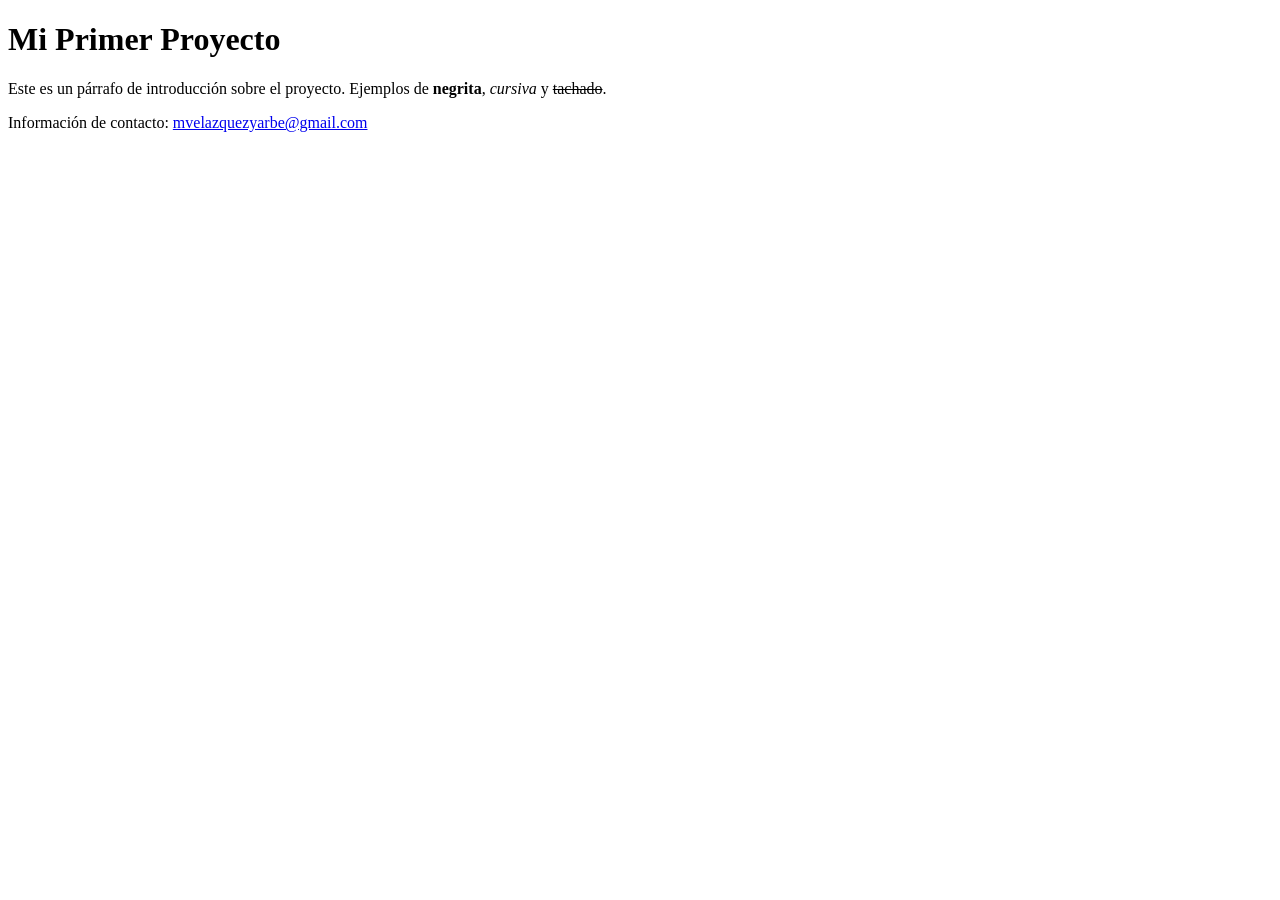
<file: Clase01/index.html>
<!-- Ejercicio práctico #1:

Crear la estructura básica del proyecto, incluyendo las etiquetas <header>, <main>, <nav> y <footer>. Dentro de <header>, incluye un título <h1> con el nombre del proyecto.

Para resolver este ejercicio, debés seguir estos pasos:
    
    1. Abrir Visual Studio Code:
        ○ Abre Visual Studio Code y creá un nuevo archivo.
        ○ Guarda el archivo con el nombre index.html.
    2. Escribir la estructura básica del documento HTML:
        ○ A continuación, debés escribir el código HTML que conformará la estructura
        básica de tu proyecto. El código debe incluir las etiquetas <header>, <nav>
    <main>, y <footer>.
    3. Guardar y visualizar en el navegador:
        ○ Guardá los cambios y abre el archivo index.html en tu navegador para ver la
        estructura básica de la página web.
-->

<!DOCTYPE html>
<html lang="es">

<head>
    <meta charset="UTF-8">
    <meta name="viewport" content="width=device-width, initial-scale=1.0">
    <title>Clase 01</title>
</head>

<body>
    <header>
        <!-- Define el encabezado de una página o sección -->
        <h1>Mi Primer Proyecto</h1>
    </header>
    <nav>
        <!-- Representa sección de navegación con enlaces a otras partes de la página o a diferentes páginas -->
    </nav>
    <main>
        <!-- Contiene el contenido principal de la página -->
        <p>Este es un párrafo de introducción sobre el proyecto. Ejemplos de <strong>negrita</strong>, <em>cursiva</em> y <s>tachado</s>.</p>
    </main>
    <footer>
        <!-- Define el pie de página -->
        <p>Información de contacto: <a href="mailto:mvelazquezyarbe@gmail.com">mvelazquezyarbe@gmail.com</a></p>
    </footer>
</body>

</html>

<!-- Ejercicio práctico #2:

Agregar un archivo README.md en el proyecto, explicando brevemente de qué tratará la
página que se va a desarrollar.

Para resolver este ejercicio, debés crear un archivo README.md en tu proyecto con una
breve descripción del mismo.

    1. Crear el archivo README.md:
        ○ Dentro del mismo directorio donde guardaste index.html, creá un nuevo
        archivo llamado README.md.
    2. Escribir la descripción del proyecto:
        ○ Abrí el archivo README.md en Visual Studio Code y escribí una breve
        descripción del proyecto.
-->
</file>
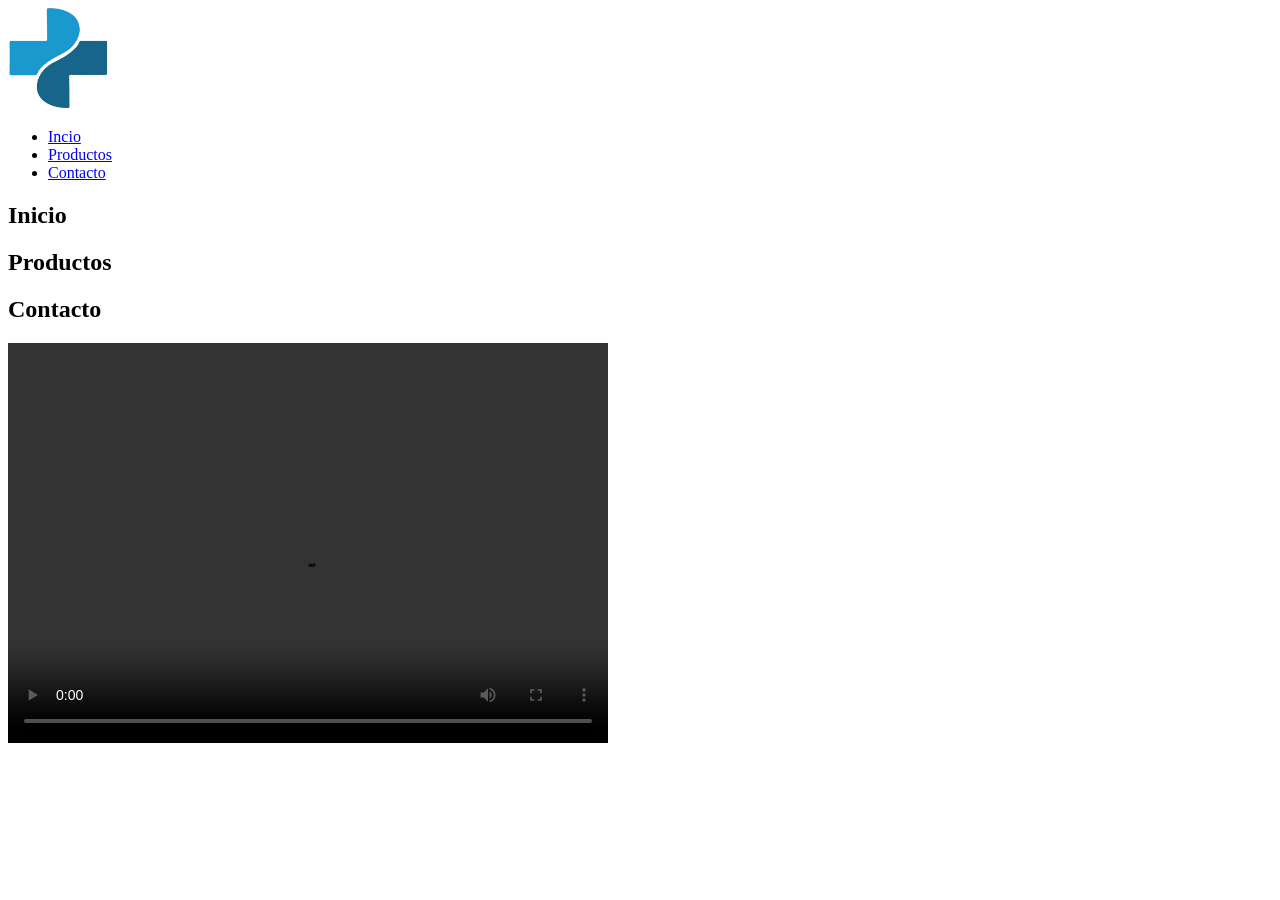
<file: Clase02/index.html>
<!-- Ejercicio práctico #1:

Se requiere que el usuario pueda moverse por el sitio de manera intuitiva. Para eso, es necesario crear una barra de navegación usando la etiqueta <nav>.

¿Qué tenés que hacer?
    ● Crear un bloque <nav> que contenga una lista desordenada (<ul>).
    ● Dentro de esa lista, agregá elementos (<li>) con enlaces (<a>).
    ● Usá ejemplos como: "Inicio", "Productos", "Contacto".
    ● Simulá que los enlaces llevan a secciones internas del sitio.
-->

<!-- Ejercicio práctico #2:

Inserción de imagen y video

Paso a paso:

    1. Descargar y preparar los archivos:
        ○ Buscá una imagen que represente el logo de tu sitio web.
        ○ Guardala como logo.png en la misma carpeta que tu HTML.
        ○ Elegí un video representativo (video.mp4) y descargá también los subtítulos en .vtt si están disponibles (o crealos como subtitulos.vtt).
    2. Incorporar la imagen en el <header>:
        ○ Usá la etiqueta <img src="logo.png" alt="Logo de tu sitio web">.
    3. Insertar el video en el <main>:
        ○ Creá una <section> para insertar el video.
        ○ Usá la etiqueta <video> con controls.
        ○ Incluí los subtítulos usando <track src="subtitulos.vtt" kind="subtitles" srclang="es" label="Español">.
-->

<!DOCTYPE html>
<html lang="es">

<head>
    <meta charset="UTF-8">
    <meta name="viewport" content="width=device-width, initial-scale=1.0">
    <title>Clase 02</title>
</head>

<body>
    <header>
        <img src="img/logo.png" alt="Logo del sitio web" width="100" height="100">
    </header>
    <nav>
        <!-- Representa sección de navegación con enlaces a otras partes de la página o a diferentes páginas -->
         <ul>
            <li><a href="#inicio">Incio</a></li>
            <li><a href="#productos">Productos</a></li>
            <li><a href="#contacto">Contacto</a></li>
         </ul>
    </nav>
    <main>
        <section id="inicio">
            <h2>Inicio</h2>
        </section>
        <section id="productos">
            <h2>Productos</h2>
        </section>
        <section id="contacto">
            <h2>Contacto</h2>
        </section>
        <section>
            <video controls width="600" height="400">
                <source src="video/publicidad_farmacia.mp4" type="video/mp4">
                <track src="video/sub_publicidad_farmacia.vtt" kind="subtitles" srclang="es" label="Español">
                Tu navegador no soporta video.
            </video>
        </section>
    </main>
    <footer></footer>
</body>

</html>
</file>
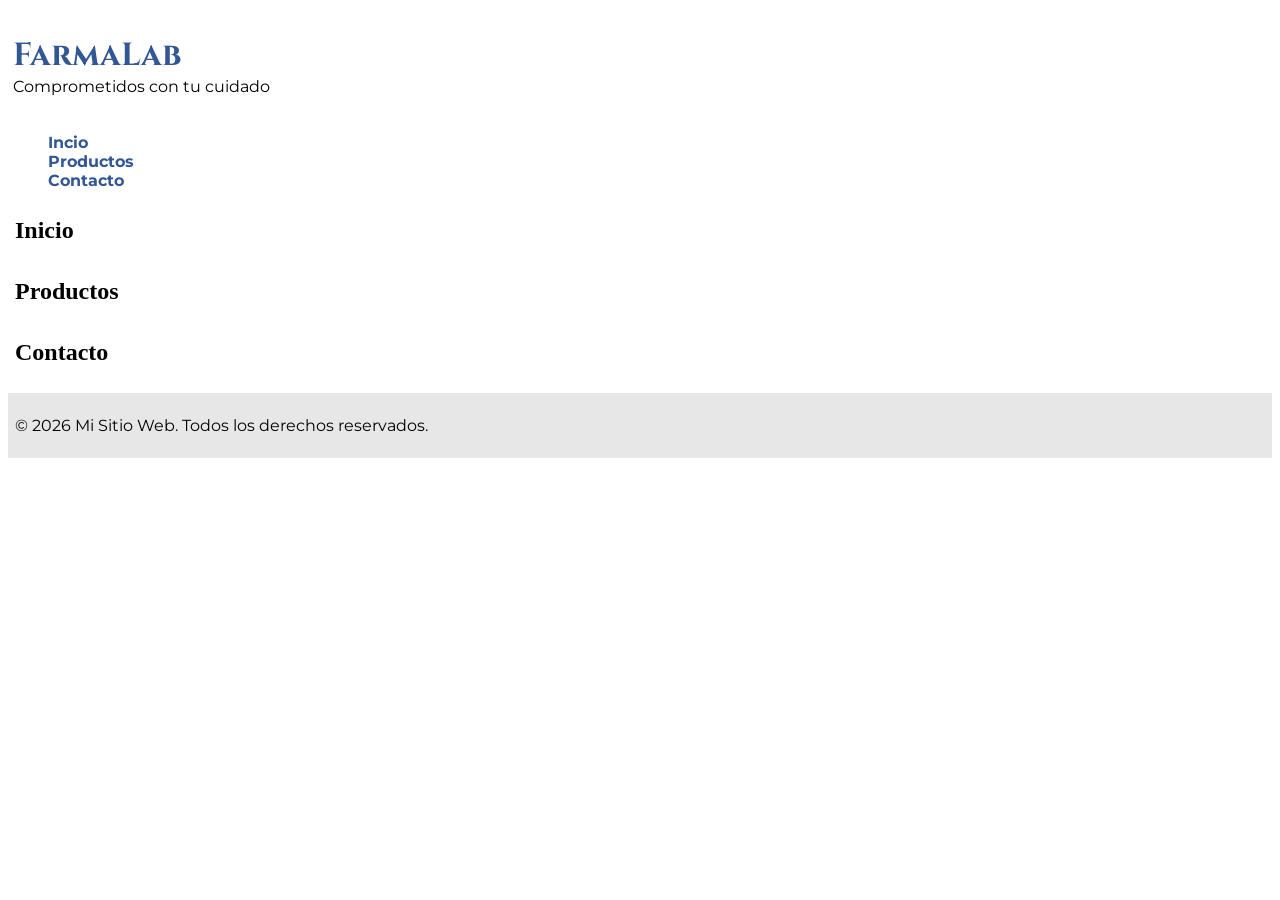
<file: Clase04/index.html>
<!-- Ejercicio práctico #1:
Incorporar CSS externo

● Crear un archivo llamado styles.css en la misma carpeta donde está tu archivo
HTML.
● Vincular ese archivo CSS dentro del <head> de todos tus HTML con la línea:
<link rel="stylesheet" href="styles.css">
● Asegurarte de tener un <header> con un título y un <footer> con un texto de
derechos reservados.
● En el archivo styles.css, aplicar estilos para:
    ○ Cambiar el color de fondo del header y footer.
    ○ Cambiar el estilo de la fuente (tipo, tamaño, color).
    ○ Aplicar márgenes o padding para separar elementos.
    ○ Usar al menos un selector de clase y un selector de elemento.
-->

<!-- Ejercicio práctico #2:
Modificar la barra de navegación (Navbar)

● Asegurarte que tu HTML tenga una barra de navegación.
● En styles.css, aplicar estos estilos:
    ○ Usar list-style: none; para que la lista no tenga viñetas.
    ○ Quitar el subrayado de los enlaces con text-decoration: none;.
    ○ Cambiar el color del texto de los enlaces con la propiedad color.
-->

<!DOCTYPE html>
<html lang="es">

<head>
    <meta charset="UTF-8">
    <meta name="viewport" content="width=device-width, initial-scale=1.0">
    <title>Clase 04</title>
    <link href="https://fonts.googleapis.com/css2?family=Montserrat:ital,wght@0,100..900;1,100..900&display=swap" rel="stylesheet">
    <link href="https://fonts.googleapis.com/css2?family=Cinzel:wght@400;700&display=swap" rel="stylesheet">
    <link rel="stylesheet" href="css/styles.css">
</head>

<body>
    <header class="logo">
        <h1 class="logo__titulo">FarmaLab</h1>
        <p class="logo__slogan">Comprometidos con tu cuidado</p>
    </header>
    <nav>
        <ul>
            <li><a href="#inicio">Incio</a></li>
            <li><a href="#productos">Productos</a></li>
            <li><a href="#contacto">Contacto</a></li>
         </ul>
    </nav>
    <main>
        <section id="inicio">
            <h2>Inicio</h2>
        </section>
        <section id="productos">
            <h2>Productos</h2>
        </section>
        <section id="contacto">
            <h2>Contacto</h2>
        </section>
    </main>
    <footer>
        <p class="derechos">© 2026 Mi Sitio Web. Todos los derechos reservados.</p>
    </footer>
</body>
</html>
</file>
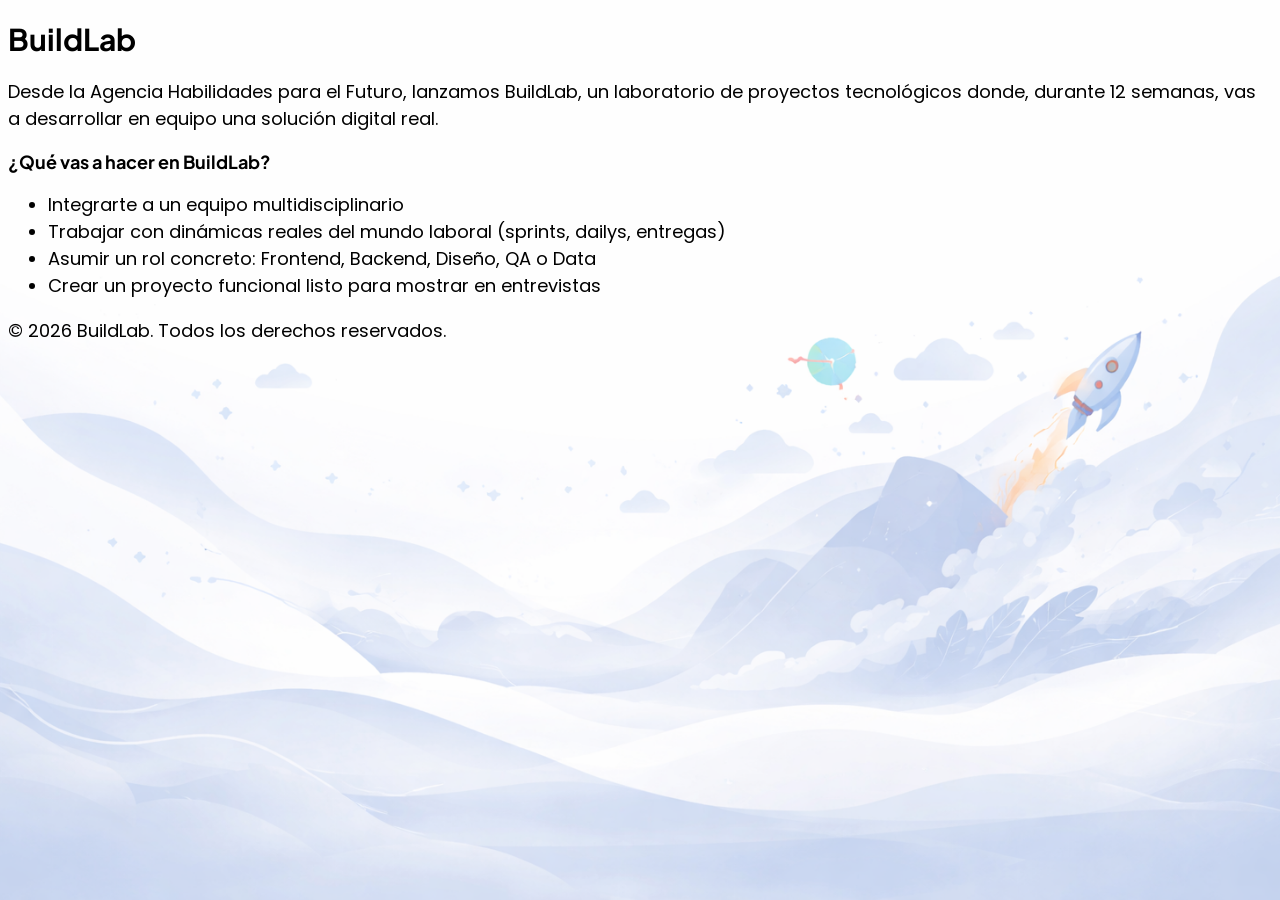
<file: Clase05/index.html>
<!-- Ejercicio práctico #1:
Tipografía con Fuente Externa
Usar Google Fonts para personalizar las fuentes del sitio web.

Pasos a seguir:
    1. Ingresá a https://fonts.google.com y elegí dos fuentes:
        ○ Una para los títulos.
        ○ Otra para los párrafos.
    2. Copiá el enlace que te da Google Fonts y pegalo dentro del <head> de tu archivo
HTML.
-->

<!-- Ejercicio práctico #2:
Fondo personalizado
Aplicar un fondo visual que refleje estilo y coherencia de diseño.
Opciones posibles:
    ● Imagen de fondo: agregá una imagen al body o a una sección con
background-image.
    ● Degradado: usá background: linear-gradient(...) para generar un efecto
moderno.
-->

<!DOCTYPE html>
<html lang="en">
<head>
    <meta charset="UTF-8">
    <meta name="viewport" content="width=device-width, initial-scale=1.0">
    <title>Clase 05</title>
    <link href="https://fonts.googleapis.com/css2?family=Plus+Jakarta+Sans:ital,wght@0,200..800;1,200..800&family=Poppins:ital,wght@0,100;0,200;0,300;0,400;0,500;0,600;0,700;0,800;0,900;1,100;1,200;1,300;1,400;1,500;1,600;1,700;1,800;1,900&display=swap" rel="stylesheet">
    <link rel="stylesheet" href="css/styles.css">
</head>
<body>
    <header class="site-header">
        <h1 class="site-header__title">BuildLab</h1>
    </header>
    <main class="site-main">
        <p class="site-main__description">Desde la Agencia Habilidades para el Futuro, lanzamos BuildLab, un laboratorio de proyectos tecnológicos donde, durante 12 semanas, vas a desarrollar en equipo una solución digital real.</p>
        <h2 class="site-main__subtitle">¿Qué vas a hacer en BuildLab?</h2>
        <ul class="site-main__list">
            <li>Integrarte a un equipo multidisciplinario</li>
            <li>Trabajar con dinámicas reales del mundo laboral (sprints, dailys, entregas)</li>
            <li>Asumir un rol concreto: Frontend, Backend, Diseño, QA o Data</li>
            <li>Crear un proyecto funcional listo para mostrar en entrevistas</li>
        </ul>
    </main>
    <footer class="site-footer">
        <p class="site-footer__copyright">© 2026 BuildLab. Todos los derechos reservados.</p>
    </footer>
</body>
</html>
</file>
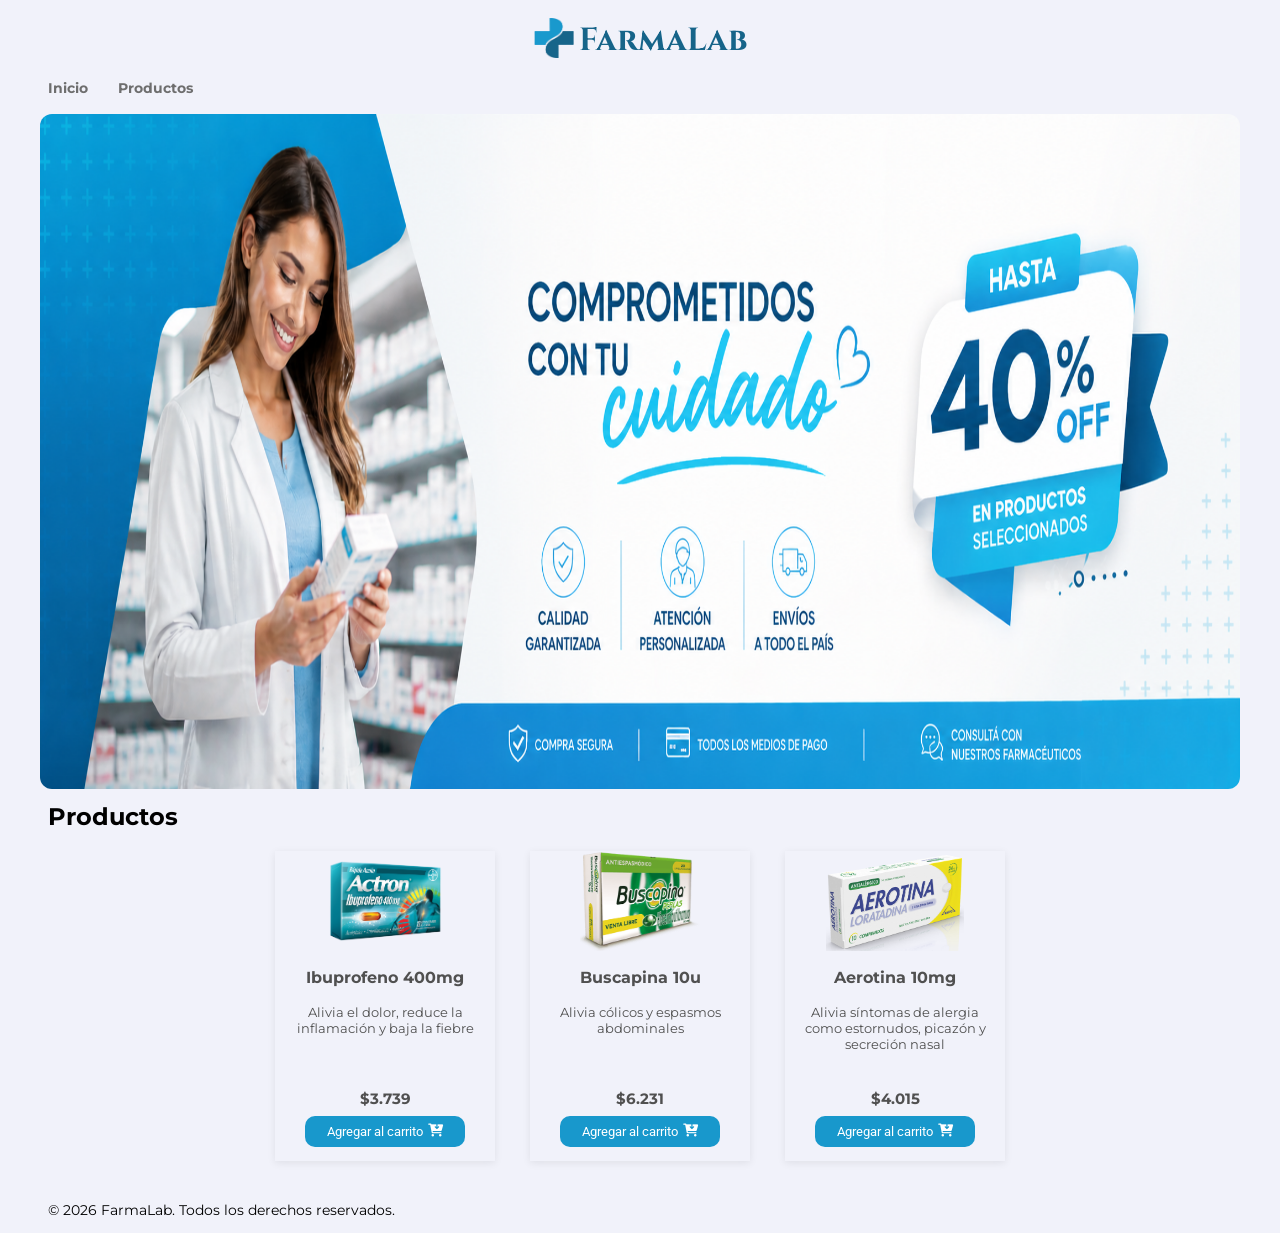
<file: Clase06/index.html>
<!-- Ejercicio práctico #1:
Crear tarjetas de producto con estilos completos

¿Qué tenés que hacer?
Dentro de tu page servicios/productos en una sección dentro del <main> (<section
class="productos">), creá al menos 3 tarjetas de producto pueden utilizar etiquetas
como <article>.
    
Cada tarjeta debe tener:
    ● Imagen del producto
    ● Nombre del producto (con fuente externa)
    ● Descripción breve
    ● Precio destacado
    ● Un botón de “Agregar al carrito” con ícono de Font Awesome o Flaticon.
-->

<!-- Ejercicio práctico #2:
Crear distribución de productos con Flexbox

¿Qué tenés que hacer?
    1. Dentro de tu HTML, modificaremos la sección creada con la clase "productos".
    2. Dentro de esa sección, ordenaremos a los 3 <article> que representan a los productos 
        diseñados en el ejercicio anterior.
    3. En tu archivo CSS, aplicá display: flex al padre para distribuir a los hijos de forma horizontal
    4. Distribuir los ítems de la barra de navegación

Asegurate de:
    ● Usar gap para separar las tarjetas
    ● Usar flex-wrap para que se adapten en pantallas más chicas
    ● Usar unidades relativas o anchos fijos para los productos según el diseño
    ● Usar propiedades como justify-content, text-decoration, padding, color, etc.
-->

<!DOCTYPE html>
<html lang="es">

<head>
    <meta charset="UTF-8">
    <meta name="viewport" content="width=device-width, initial-scale=1.0">
    <link href="https://fonts.googleapis.com/css2?family=Cinzel:wght@400..900&family=Montserrat:ital,wght@0,100..900;1,100..900&family=Roboto:ital,wght@0,100..900;1,100..900&display=swap" rel="stylesheet">
    <link rel="stylesheet" href="https://cdnjs.cloudflare.com/ajax/libs/font-awesome/6.0.0-beta3/css/all.min.css">
    <link rel="stylesheet" href="css/styles.css">
    <title>Clase06</title>
</head>

<body>
    <header class="marca-logo">
        <img class="marca-logo__img" src="img/logo.png" alt="logo FarmaLab">
        <h1 class="marca-logo__title">FarmaLab</h1>
    </header>
    <nav class="navbar">
        <ul class="navbar-list">
            <li><a href="#home" class="navbar-list__link">Inicio</a></li>
            <li><a href="#products" class="navbar-list__link">Productos</a></li>
        </ul>
    </nav>
    <main>
        <section id="home" class="home">
            <img class="home-banner" src="img/banner.png" alt="banner">
        </section>
        <section id="products">
            <h2 class="products-title">Productos</h2>
            <div class="products-container">
                <article class="product">
                    <img src="img/ibuprofeno.png" class="product-img" alt="Ibuprofeno">
                    <div class="product-info">
                        <div class="product-top">
                            <h3>Ibuprofeno 400mg</h3>
                        </div>
                        <div class="product-mid">
                            <p class="product-mid__description">Alivia el dolor, reduce la inflamación y baja la fiebre
                            </p>
                            <span class="product-mid__precio">$3.739</span>
                        </div>
                        <div class="product-bot">
                            <button class="product-bot__button">Agregar al carrito<i
                                    class="fa-solid fa-cart-arrow-down"></i></button>
                        </div>
                    </div>
                </article>
                <article class="product">
                    <img src="img/buscapina.png" class="product-img" alt="Buscapina">
                    <div class="product-info">
                        <div class="product-top">
                            <h3>Buscapina 10u</h3>
                        </div>
                        <div class="product-mid">
                            <p class="product-mid__description">Alivia cólicos y espasmos abdominales</p>
                            <span class="product-mid__precio">$6.231</span>
                        </div>
                        <div class="product-bot">
                            <button class="product-bot__button">Agregar al carrito<i
                                    class="fa-solid fa-cart-arrow-down"></i></button>
                        </div>
                    </div>
                </article>
                <article class="product">
                    <img src="img/aerotina.png" class="product-img" alt="Aerotina">
                    <div class="product-info">
                        <div class="product-top">
                            <h3>Aerotina 10mg</h3>
                        </div>
                        <div class="product-mid">
                            <p class="product-mid__description">Alivia síntomas de alergia como estornudos, picazón y
                                secreción nasal</p>
                            <span class="product-mid__precio">$4.015</span>
                        </div>
                        <div class="product-bot">
                            <button class="product-bot__button">Agregar al carrito<i
                                    class="fa-solid fa-cart-arrow-down"></i></button>
                        </div>
                    </div>
                </article>
            </div>
        </section>
    </main>
    <footer class="site-footer">
        <p class="site-footer__copyright">© 2026 FarmaLab. Todos los derechos reservados.</p>
    </footer>
</body>

</html>
</file>
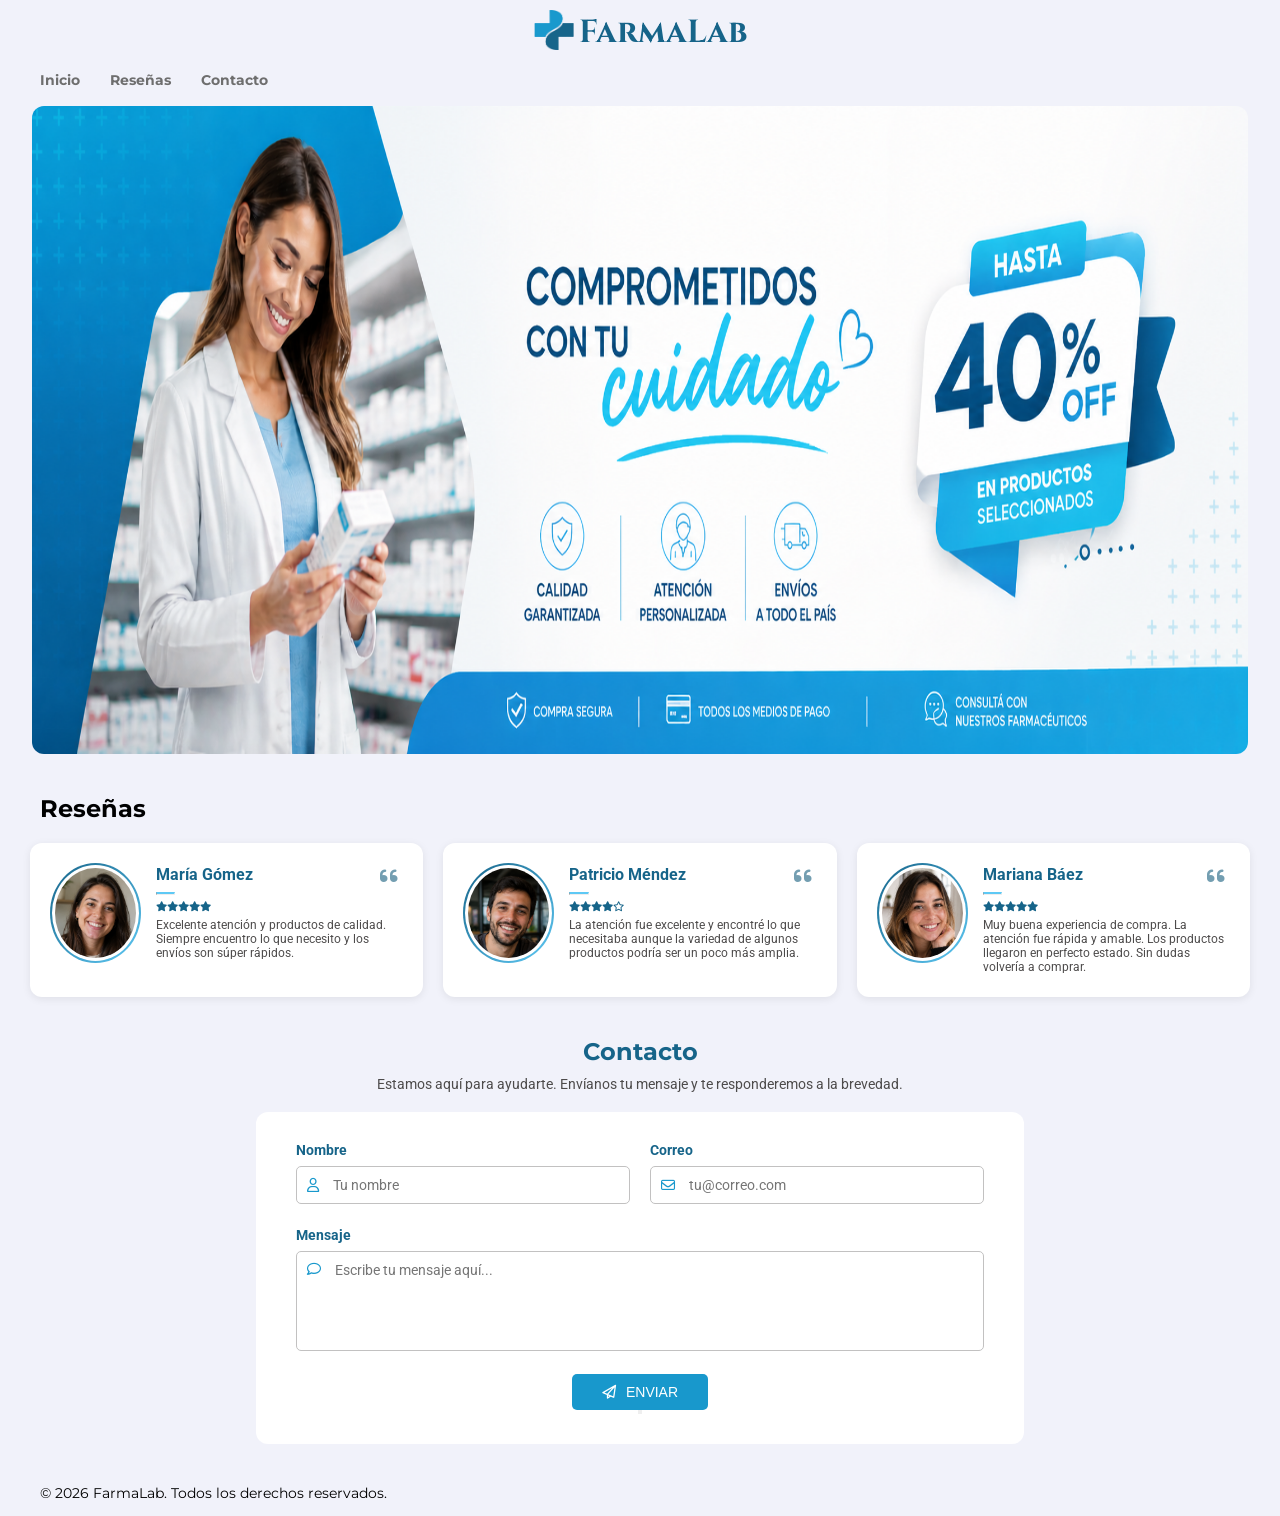
<file: Clase07/index.html>
<!-- Ejercicio práctico #1:
Sección "Reseñas"
    1. Crear la estructura HTML
        ● Dentro de tu etiqueta <main>, agregá una nueva <section>.
        ● Esta <section> debe tener una clase llamada reseñas.
        ● Dentro de ella, incluí tres bloques para los testimonios. Cada uno debe ser un
        elemento <section> con la clase card.
        ● En el interior de cada card podés incluir un nombre, una opinión y quizás una
        imagen o ícono (opcional).
    2. Aplicar CSS Grid
        ● Usá display: grid en la clase .reseñas.
        ● Establecé un número de columnas responsivo, es decir, que se adapte al tamaño de pantalla.
        ● Usá gap para separar las tarjetas entre sí.
        ● Sumá padding para que las tarjetas no queden pegadas a los bordes.
    3. Aplicar estilo a las tarjetas .card
        ● Añadí un padding interno y un border suave.
        ● Agregá una sombra (box-shadow) para que se destaquen visualmente.
        ● Usá una transición suave para los cambios visuales.
    4. Aplicar interactividad con pseudo-clases (EXTRA)
        ● Usá la pseudo-clase :hover para generar un efecto al pasar el mouse (por ejemplo,
        que la tarjeta suba levemente).
        ● Sumá una transición con la propiedad transition para que el movimiento no sea brusco.
-->

<!-- Ejercicio práctico #2:
Aplicar media querys 
    1. Crear una media query para pantallas menores a 768px
        ● Dentro de tu archivo CSS, agregá una regla @media que se aplique a max-width: 768px.
    2. Adaptar la sección .reseñas
        ● Dentro de la media query, indicá que las tarjetas se dispongan en una sola columna.
        ● Esto se hace modificando la propiedad de grid-template-columns.
    3. Adaptar el formulario de “Contacto”
        ● Revisá tu HTML y asegurate de tener una estructura semántica clara.
        ● Dentro del formulario, agregá campos para: Nombre, Correo, Mensaje.
    4. Estilos dentro de la media query
        ● Asegurate de que los input y textarea ocupen el 100% del ancho disponible.
        ● Sumá margin-bottom entre los campos para que no queden pegados.
        ● Ajustá el padding general del formulario para que se vea cómodo en un celular.
-->

<!DOCTYPE html>
<html lang="es">

<head>
    <meta charset="UTF-8">
    <meta name="viewport" content="width=device-width, initial-scale=1.0">
    <link
        href="https://fonts.googleapis.com/css2?family=Cinzel:wght@400..900&family=Montserrat:ital,wght@0,100..900;1,100..900&family=Roboto:ital,wght@0,100..900;1,100..900&display=swap"
        rel="stylesheet">
    <link rel="stylesheet" href="https://cdnjs.cloudflare.com/ajax/libs/font-awesome/6.0.0-beta3/css/all.min.css">
    <link rel="stylesheet" href="css/styles.css">
    <title>Clase07</title>
</head>

<body>
    <header class="brand-logo">
        <img class="brand-logo__img" src="img/logo.png" alt="logo FarmaLab">
        <h1 class="brand-logo__title">FarmaLab</h1>
    </header>
    <nav class="navbar">
        <ul class="navbar-list">
            <li><a href="#home" class="navbar-list__link">Inicio</a></li>
            <li><a href="#reviews" class="navbar-list__link">Reseñas</a></li>
            <li><a href="#contact" class="navbar-list__link">Contacto</a></li>
        </ul>
    </nav>
    <main>
        <section id="home" class="home">
            <img class="home-banner" src="img/banner.png" alt="banner">
        </section>
        <section id="reviews">
            <h2 class="reviews-title">Reseñas</h2>
            <div class="reviews-container">
                <section class="review-card">
                    <img src="img/reviewer1.png" class="review-img">
                    <div class="review-info">
                        <div class="review-top">
                            <h3 class="review-name">María Gómez</h3>
                            <i class="fa-solid fa-quote-left"></i>
                        </div>
                        <hr>
                        <div class="review-stars">
                            <i class="fa-solid fa-star"></i><i class="fa-solid fa-star"></i><i
                                class="fa-solid fa-star"></i><i class="fa-solid fa-star"></i><i
                                class="fa-solid fa-star"></i>
                        </div>
                        <p class="review-txt">Excelente atención y productos de calidad. Siempre encuentro lo que
                            necesito y los envíos son súper rápidos.</p>
                    </div>
                </section>
                <section class="review-card">
                    <img src="img/reviewer2.png" class="review-img">
                    <div class="review-info">
                        <div class="review-top">
                            <h3 class="review-name">Patricio Méndez</h3>
                            <i class="fa-solid fa-quote-left"></i>
                        </div>
                        <hr>
                        <div class="review-stars">
                            <i class="fa-solid fa-star"></i><i class="fa-solid fa-star"></i><i
                                class="fa-solid fa-star"></i><i class="fa-solid fa-star"></i><i
                                class="fa-regular fa-star"></i>
                        </div>
                        <p class="review-txt">La atención fue excelente y encontré lo que necesitaba aunque la variedad
                            de algunos productos podría ser un poco más amplia.</p>
                    </div>
                </section>
                <section class="review-card">
                    <img src="img/reviewer3.png" class="review-img">
                    <div class="review-info">
                        <div class="review-top">
                            <h3 class="review-name">Mariana Báez</h3>
                            <i class="fa-solid fa-quote-left"></i>
                        </div>
                        <hr>
                        <div class="review-stars">
                            <i class="fa-solid fa-star"></i><i class="fa-solid fa-star"></i><i
                                class="fa-solid fa-star"></i><i class="fa-solid fa-star"></i><i
                                class="fa-solid fa-star"></i>
                        </div>
                        <p class="review-txt">Muy buena experiencia de compra. La atención fue rápida y amable. Los
                            productos llegaron en perfecto estado. Sin dudas volvería a comprar.</p>
                    </div>
                </section>
            </div>
        </section>
        <section id="contact" class="contact">
            <h2 class="contact-title">Contacto</h2>
            <p class="contact-txt">Estamos aquí para ayudarte. Envíanos tu mensaje y te responderemos a la brevedad.</p>
            <form action="https://formspree.io/f/mreonjkr" method="post" class="contact-form" autocomplete="off">
                <div class="contact-form__row">
                    <div class="contact-form__group">
                        <label for="nombre">Nombre</label>
                        <div class="contact-form__field">
                            <i class="fa-regular fa-user"></i><input type="text" id="nombre" name="nombre"
                                placeholder="Tu nombre">
                        </div>
                    </div>
                    <div class="contact-form__group">
                        <label for="correo">Correo</label>
                        <div class="contact-form__field">
                            <i class="fa-regular fa-envelope"></i><input type="email" id="correo" name="correo"
                                placeholder="tu@correo.com">
                        </div>
                    </div>
                </div>
                <br>
                <div class="contact-form__group">
                    <label for="mensaje">Mensaje</label>
                    <div class="contact-form__field-textarea">
                        <i class="fa-regular fa-comment"></i><textarea id="mensaje" name="mensaje"
                            placeholder="Escribe tu mensaje aquí..."></textarea>
                    </div>
                </div>
                <br>
                <button type="submit" class="contact-form__button">
                    <i class="fa-regular fa-paper-plane"></i>ENVIAR
                    <button>
            </form>
        </section>
    </main>
    <footer class="site-footer">
        <p class="site-footer__copyright">© 2026 FarmaLab. Todos los derechos reservados.</p>
    </footer>
</body>

</html>
</file>
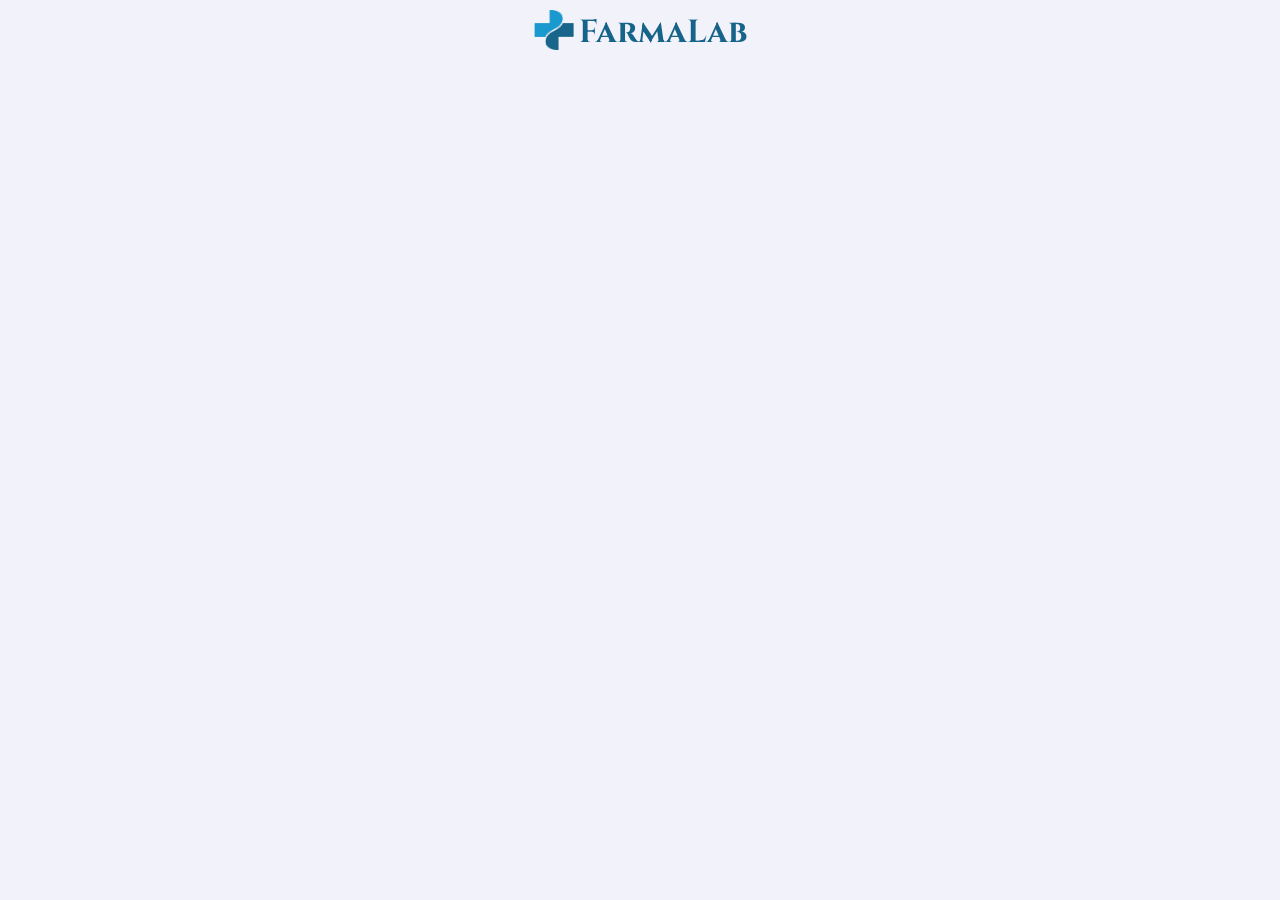
<file: Clase08/index.html>
<!-- Ejercicio práctico #1:
Iniciar repositorio Git y guardar cambios
Instrucciones:
    1. Iniciar Git en tu proyecto local
    2. Guardar tu primer cambio
    3. Consejos del equipo
        ○ Hacé commits frecuentes a medida que avances.
        ○ Usá mensajes descriptivos.
-->

<!-- Ejercicio práctico #2:
Subir el proyecto a GitHub y publicarlo con GitHub Pages
Instrucciones:
    1. Crear un repositorio en GitHub
    2. Vincular tu proyecto local con GitHub
    3. Publicar tu sitio con GitHub Pages
        ○ Ingresá al repositorio en GitHub.
        ○ Andá a la pestaña Settings > Pages.
        ○ En “Branch”, seleccioná main y la carpeta / (root) si tu index.html está en la raíz.
        ○ Guardá los cambios.
        ○ GitHub te dará una URL.

No pude configurar GitHub Pages porque tenía varias carpetas con distintos index.html pero GitHub Pages solo publica desde una única carpeta (root o docs), por lo que no encontraba el archivo correcto y daba “Not Found”.
-->

<!DOCTYPE html>
<html lang="es">

<head>
    <meta charset="UTF-8">
    <meta name="viewport" content="width=device-width, initial-scale=1.0">
    <link
        href="https://fonts.googleapis.com/css2?family=Cinzel:wght@400..900&family=Montserrat:ital,wght@0,100..900;1,100..900&family=Roboto:ital,wght@0,100..900;1,100..900&display=swap"
        rel="stylesheet">
    <link rel="stylesheet" href="https://cdnjs.cloudflare.com/ajax/libs/font-awesome/6.0.0-beta3/css/all.min.css">
    <link rel="stylesheet" href="css/styles.css">
    <title>Clase08</title>
</head>

<body>
    <header class="brand-logo">
        <img class="brand-logo__img" src="img/logo.png" alt="logo FarmaLab">
        <h1 class="brand-logo__title">FarmaLab</h1>
    </header>
</body>

</html>
</file>
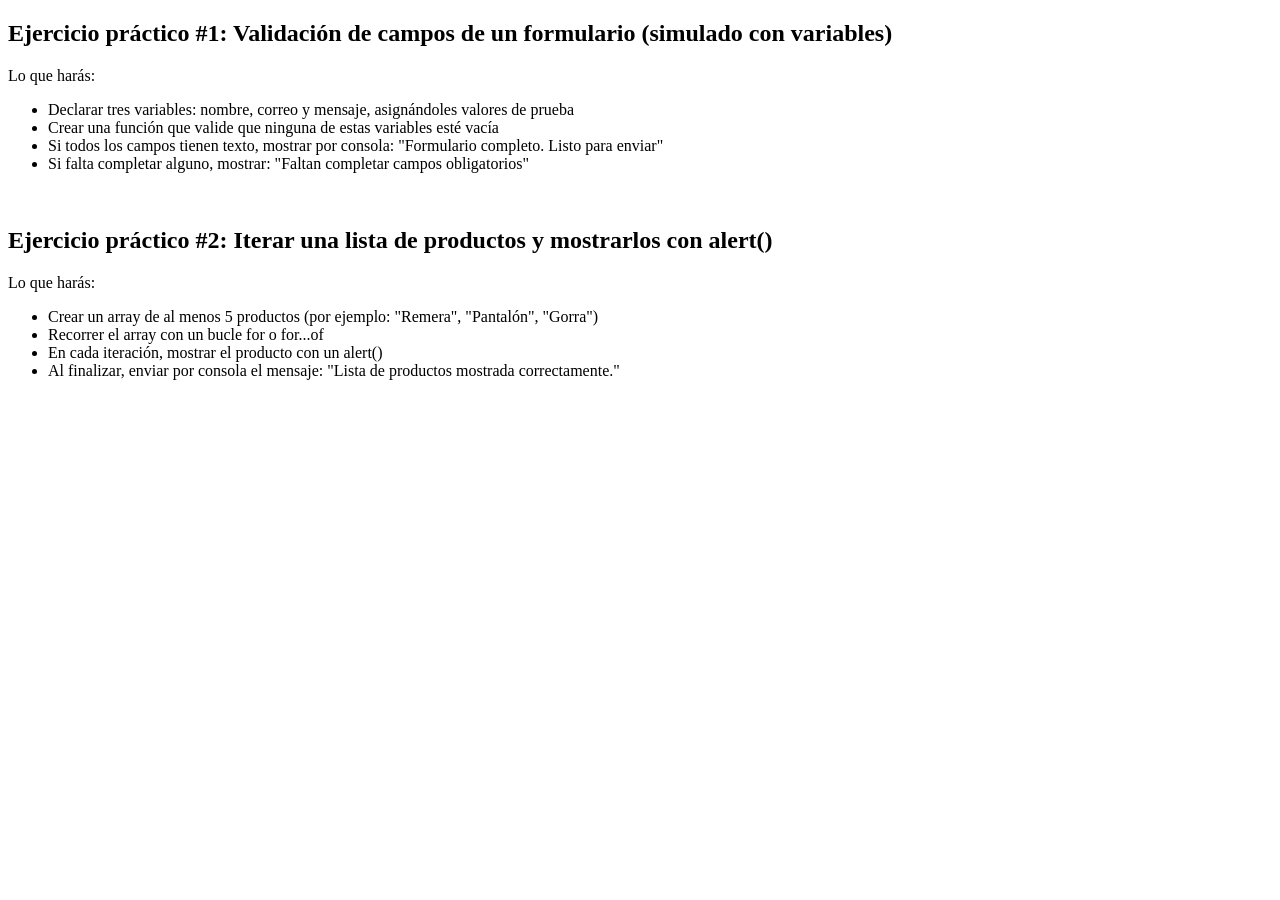
<file: Clase10/index.html>
<!DOCTYPE html>
<html lang="es">

<head>
    <meta charset="UTF-8">
    <meta name="viewport" content="width=device-width, initial-scale=1.0">
    <title>Clase10</title>
</head>

<body>
    <h2>Ejercicio práctico #1: Validación de campos de un formulario (simulado con variables)</h2>
    <p>Lo que harás:</p>
    <ul>
        <li>Declarar tres variables: nombre, correo y mensaje, asignándoles valores de prueba</li>
        <li>Crear una función que valide que ninguna de estas variables esté vacía</li>
        <li>Si todos los campos tienen texto, mostrar por consola: "Formulario completo. Listo para enviar"</li>
        <li>Si falta completar alguno, mostrar: "Faltan completar campos obligatorios"</li>
    </ul>
    <br>
    <h2>Ejercicio práctico #2: Iterar una lista de productos y mostrarlos con alert()</h2>
    <p>Lo que harás:</p>
    <ul>
        <li>Crear un array de al menos 5 productos (por ejemplo: "Remera", "Pantalón", "Gorra")</li>
        <li>Recorrer el array con un bucle for o for...of</li>
        <li>En cada iteración, mostrar el producto con un alert()</li>
        <li>Al finalizar, enviar por consola el mensaje: "Lista de productos mostrada correctamente."</li>
    </ul>
    <script src="js/mi-script.js"></script>
</body>

</html>
</file>
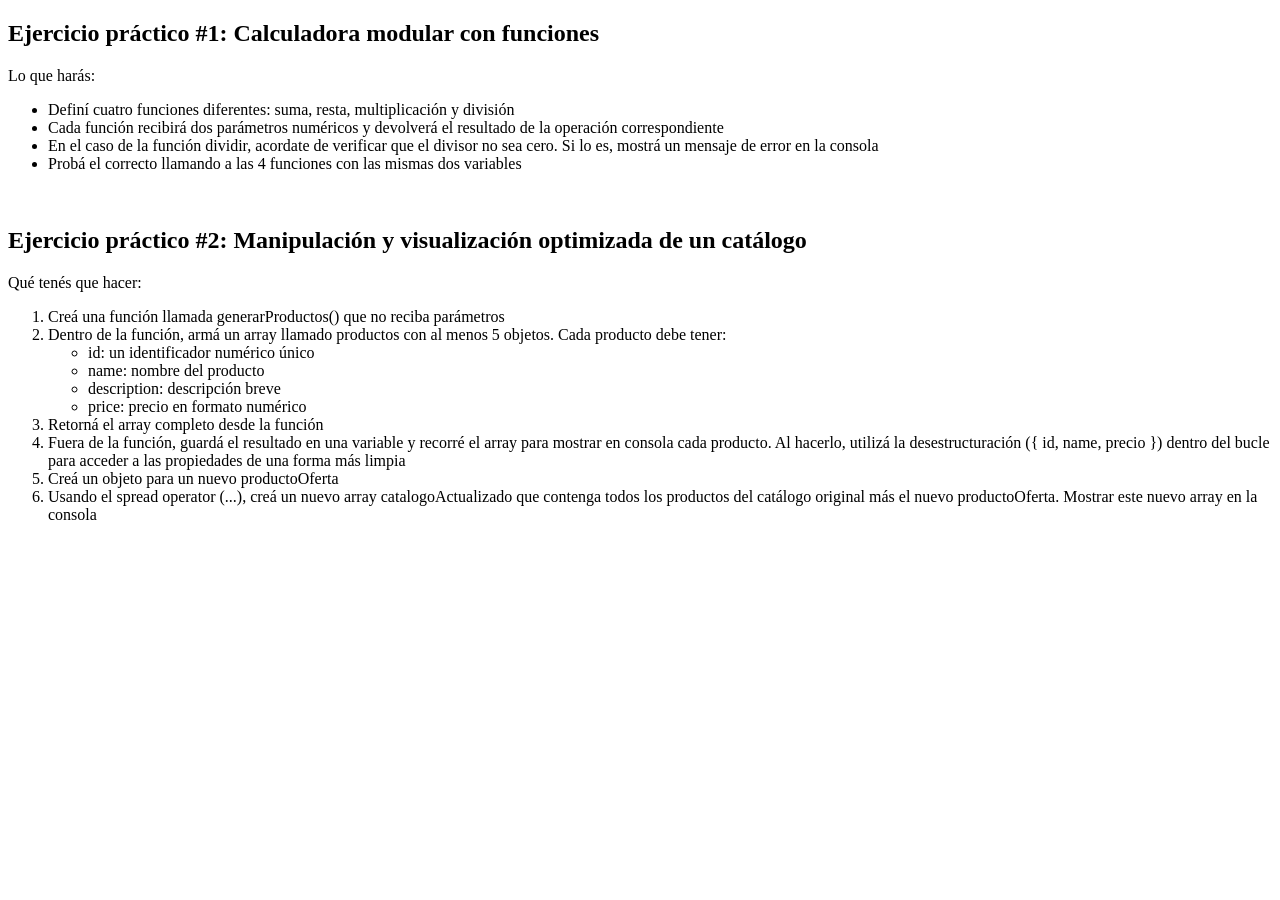
<file: Clase11/index.html>
<!DOCTYPE html>
<html lang="es">

<head>
    <meta charset="UTF-8">
    <meta name="viewport" content="width=device-width, initial-scale=1.0">
    <title>Clase11</title>
</head>

<body>
    <h2>Ejercicio práctico #1: Calculadora modular con funciones</h2>
    <p>Lo que harás:</p>
    <ul>
        <li>Definí cuatro funciones diferentes: suma, resta, multiplicación y división</li>
        <li>Cada función recibirá dos parámetros numéricos y devolverá el resultado de la operación correspondiente</li>
        <li>En el caso de la función dividir, acordate de verificar que el divisor no sea cero. Si lo es, mostrá un
            mensaje de error en la consola</li>
        <li>Probá el correcto llamando a las 4 funciones con las mismas dos variables</li>
    </ul>
    <br>
    <h2>Ejercicio práctico #2: Manipulación y visualización optimizada de un catálogo</h2>
    <p>Qué tenés que hacer:</p>
    <ol>
        <li>Creá una función llamada generarProductos() que no reciba parámetros</li>
        <li>Dentro de la función, armá un array llamado productos con al menos 5 objetos. Cada producto debe tener:</li>
        <ul>
            <li>id: un identificador numérico único</li>
            <li>name: nombre del producto</li>
            <li>description: descripción breve</li>
            <li>price: precio en formato numérico</li>
        </ul>
        <li>Retorná el array completo desde la función</li>
        <li>Fuera de la función, guardá el resultado en una variable y recorré el array para mostrar en consola cada
            producto. Al hacerlo, utilizá la desestructuración ({ id,
            name, precio }) dentro del bucle para acceder a las propiedades de una forma más
            limpia</li>
        <li>Creá un objeto para un nuevo productoOferta</li>
        <li>Usando el spread operator (...), creá un nuevo array catalogoActualizado que contenga todos los productos
            del catálogo original más el nuevo productoOferta. Mostrar este nuevo array en la consola</li>
    </ol>
    <script src="js/script.js"></script>
</body>

</html>
</file>
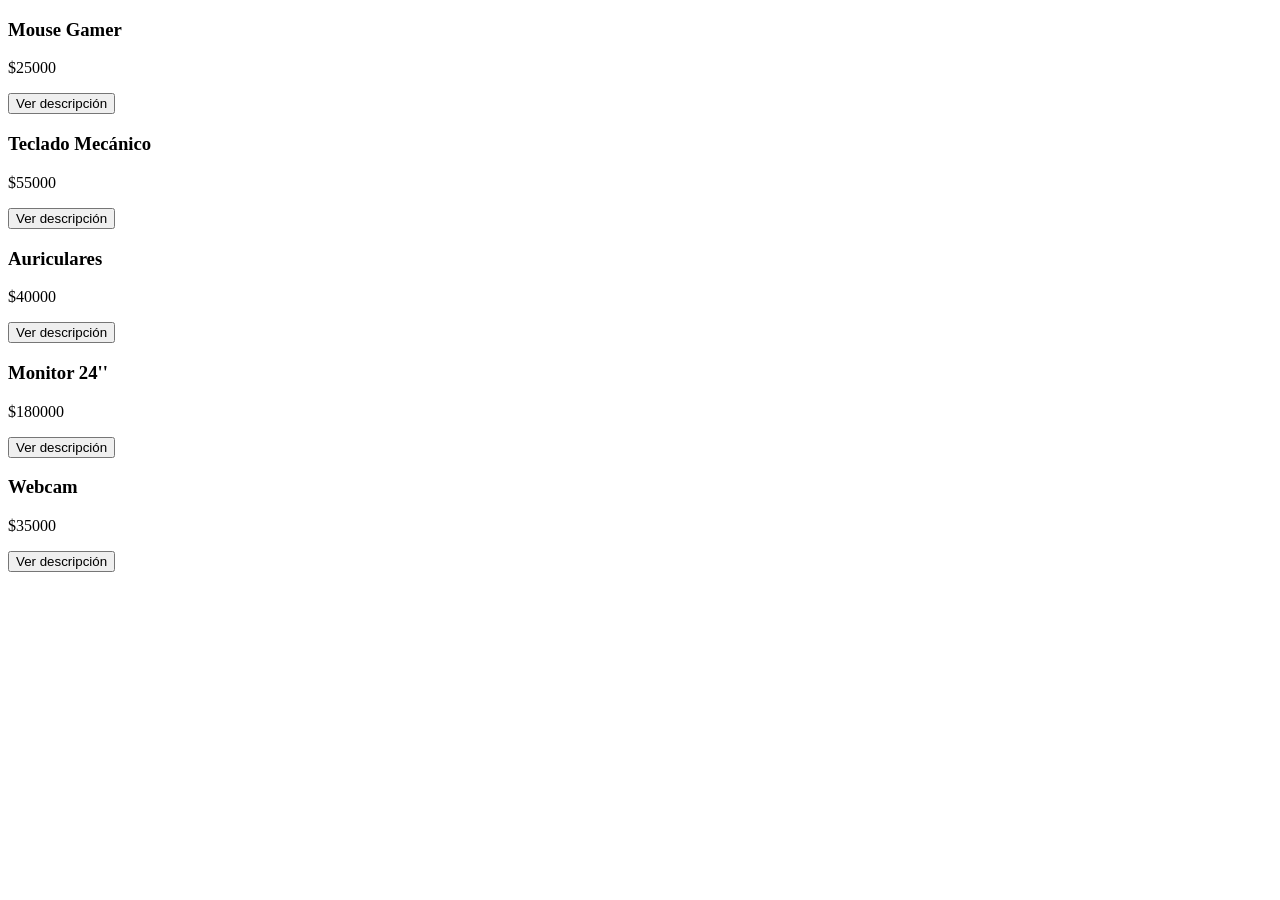
<file: Clase12/index.html>
<!-- Ejercicio práctico #1:
Mostrar la lista de productos en la página

Pasos a seguir:
    1. En tu archivo HTML, crea un contenedor para las tarjetas de productos. Por ejemplo, un <div> con un id como contenedor-productos.
    2. Decide cómo quieres que se muestren las tarjetas:
        ○ Puedes crear un botón para mostrar la lista al hacer clic.
        ○ O hacer que las tarjetas se muestren automáticamente al cargar la página.
    3. En tu archivo JavaScript, accede al contenedor creado en el HTML usando un selector (getElementById o similar).
    4. Recorre el array de productos que generaste en la clase anterior.
    5. Por cada producto del array:
        ○ Crea un nuevo elemento div que servirá como tarjeta y asígnale una clase (por ejemplo, .card).
        ○ Dentro de esa tarjeta, agrega elementos que contengan el nombre del producto (por ejemplo, un <h3>) y el precio (por ejemplo, un <p>).
        ○ No agregues la descripción por ahora.
    6. Inserta cada tarjeta dentro del contenedor en el HTML usando un método adecuado (como appendChild).
-->

<!-- Ejercicio práctico #2:
Agregar descripción dinámica con botón

Pasos a seguir:
    1. Al crear cada tarjeta, agrega un botón pequeño dentro de ella con el texto “Ver descripción”.
    2. Para cada botón, agrega un listener de eventos (addEventListener) para detectar cuando se hace clic.
    3. En la función que maneja el clic:
        ○ Verifica si la descripción ya está visible en la tarjeta para evitar que se duplique.
        ○ Si la descripción no está visible, crea un nuevo elemento <p> con el texto de la descripción del producto.
        ○ Agrega ese párrafo dentro de la tarjeta (usando appendChild o similar).
        ○ Si la descripción ya está visible, puedes decidir ocultarla o simplemente ignorar el clic.
-->

<!DOCTYPE html>
<html lang="es">

<head>
    <meta charset="UTF-8">
    <meta name="viewport" content="width=device-width, initial-scale=1.0">
    <title>Clase12</title>
</head>

<body>
    <div id="contenedor-productos"></div>
    <script src="js/script.js"></script>
</body>

</html>
</file>
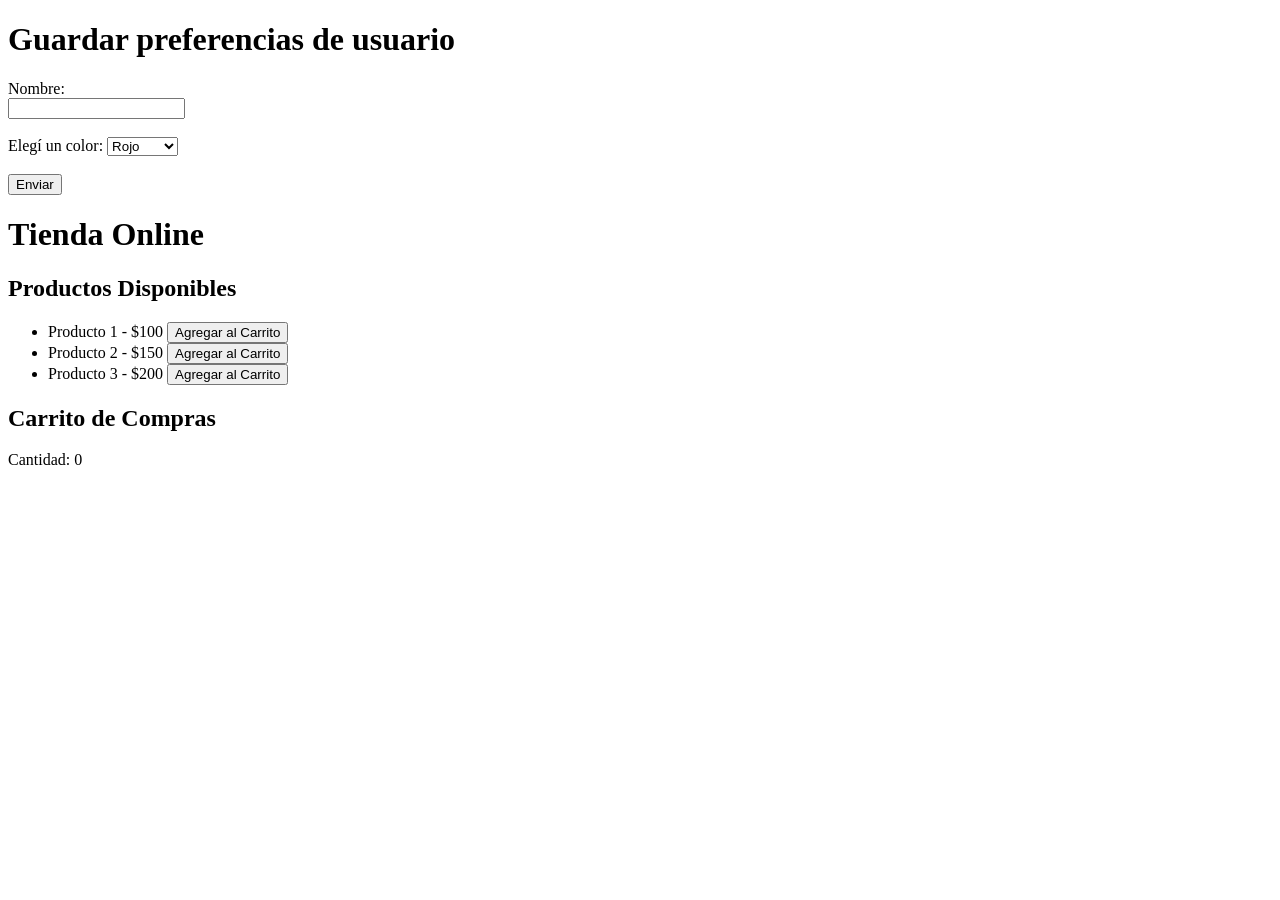
<file: Clase13/index.html>
<!-- Ejercicio práctico #1:
Guardar preferencias de usuario

Pasos a seguir:
    1. Crear el formulario
        ● Armá en tu HTML un formulario con dos campos:
            ○ un campo para el nombre (input).
            ○ un selector (select) con diferentes colores de fondo.
        ● Sumale un botón de enviar para guardar las preferencias.
    2. Capturar los datos
        ● En JavaScript, usá un evento submit para capturar el nombre y el color cuando el usuario envía el formulario.
        ● Recordá usar preventDefault() para evitar que el formulario recargue la página.
    3. Guardar en LocalStorage
        ● Usá localStorage.setItem() para guardar el nombre y el color.
    4. Recuperar y aplicar preferencias
        ● Cada vez que la página se cargue, verificá si hay datos guardados en LocalStorage.
        ● Si existen, aplicá automáticamente:
            ○ el saludo con el nombre del usuario.
            ○ el color de fondo elegido.
-->

<!-- Ejercicio práctico #2:
Carrito de compras con conteo de productos

Pasos a seguir:
    1. Armar el catálogo
        a. Creá un listado de productos en el HTML (pueden utilizar los que ya armaron anteriormente “Agregar al carrito”).
    2. Configurar el contador
        a. Mostrá un contador (por ejemplo, en la esquina superior) que indique cuántos productos hay en el carrito.
    3. Programar el agregado
        a. Cuando el usuario haga clic en “Agregar al carrito”, aumentá la cantidad de productos.
        b. Guardá el valor actualizado en LocalStorage.
    4. Recuperar los datos al cargar
        a. Cada vez que se recargue la página, tomá el número guardado en LocalStorage.
    5. Mostralo en el contador del carrito.
-->

<!DOCTYPE html>
<html lang="es">

<head>
    <meta charset="UTF-8">
    <meta name="viewport" content="width=device-width, initial-scale=1.0">
    <title>Clase13</title>
</head>

<body>
    <h1>Guardar preferencias de usuario</h1>
    <form id="form">
        <label for="nombre">Nombre:</label><br>
        <input type="text" id="nombre" required><br><br>
        <label for="color">Elegí un color:</label>
        <select id="color" required>
            <option value="red" style="background-color: red;">Rojo</option>
            <option value="blue" style="background-color: blue;">Azul</option>
            <option value="white" style="background-color: white;">Blanco</option>
            <option value="yellow" style="background-color: yellow;">Amarillo</option>
        </select><br><br>
        <button type="submit" id="bt-enviar">Enviar</button>
    </form>
    <p id="saludo"></p>

    <h1>Tienda Online</h1>
    <div id="productos">
        <h2>Productos Disponibles</h2>
        <ul>
            <li>
                Producto 1 - $100
                <button class="agregar-carrito" data-id="1" data-nombre="Producto 1" data-precio="100">Agregar al Carrito</button>
            </li>
            <li>
                Producto 2 - $150
                <button class="agregar-carrito" data-id="2" data-nombre="Producto 2" data-precio="150">Agregar al Carrito</button>
            </li>
            <li>
                Producto 3 - $200
                <button class="agregar-carrito" data-id="3" data-nombre="Producto 3" data-precio="200">Agregar al Carrito</button>
            </li>
        </ul>
    </div>

    <div id="carrito">
        <h2>Carrito de Compras</h2>
        <p id="contador"></p>
        <ul id="lista-carrito"></ul>
    </div>

    <script src="js/script.js"></script>
</body>

</html>
</file>
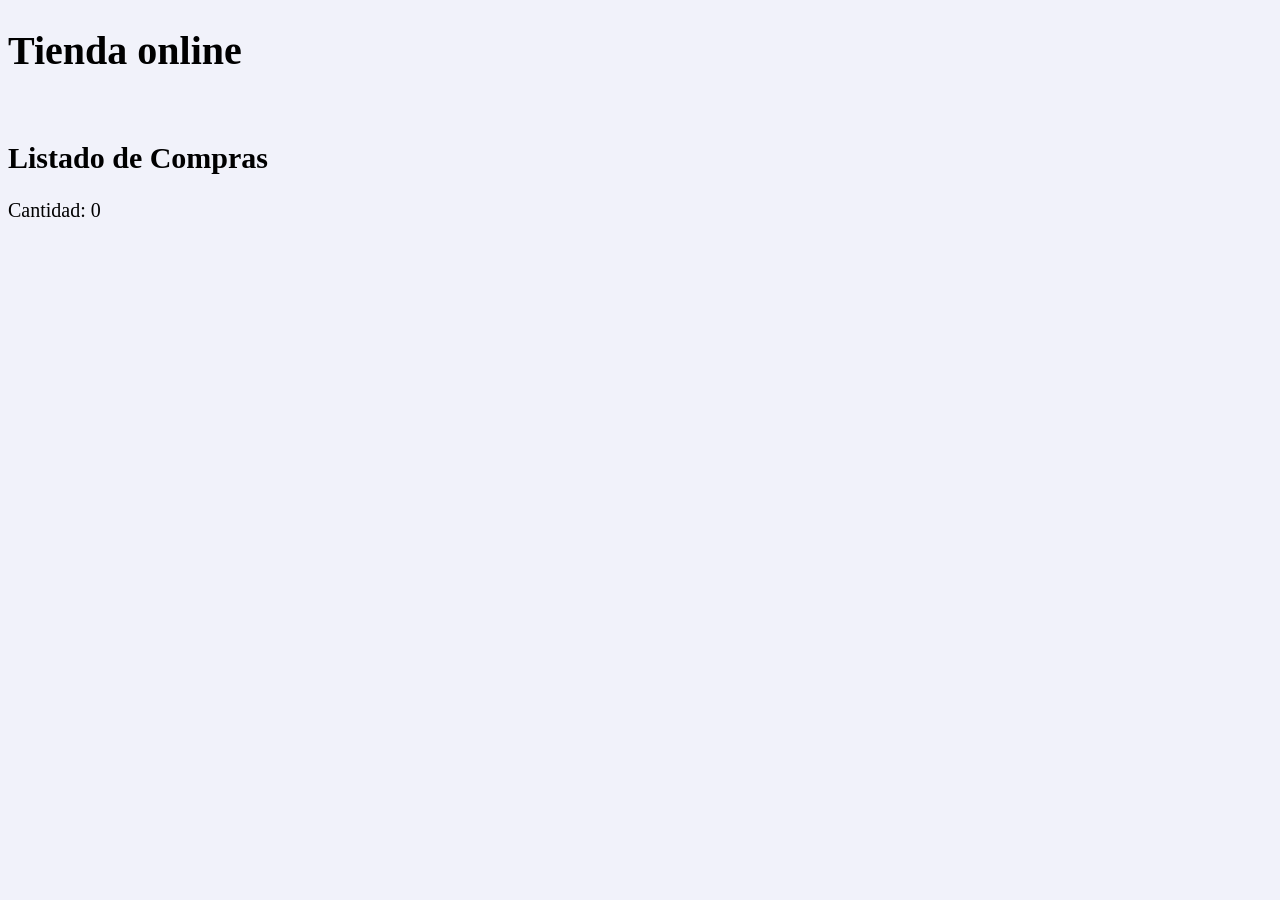
<file: Clase14/index.html>
<!-- Ejercicio práctico #1:
Consumir una API REST con fetch

Pasos a seguir:
    1. Elegí una API pública para probar, por ejemplo: https://fakestoreapi.com/products
    2. En tu archivo HTML, creá un contenedor donde se mostrarán los productos, por ejemplo: <div id="productos-container"></div>
    3. En un archivo JavaScript separado o dentro de un <script>:
        ● Usá fetch() para obtener los productos desde la API.
        ● Convertí la respuesta a JSON para poder trabajar con los datos.
        ● Recorré la lista de productos con un bucle .forEach() y generá las tarjetas para mostrarlos en el contenedor del HTML.
        ● Agregá manejo de errores con .catch(), mostrando un mensaje claro si algo falla (alert o texto en la página).
    4. Probá recargar la página para verificar que los productos se carguen correctamente.
-->

<!-- Ejercicio práctico #2:
Carrito dinámico con productos de la API

Pasos a seguir:
    1. Partí del ejercicio anterior donde ya tienes los productos cargados con fetch.
    2. Añadí un botón “Añadir al carrito” en cada tarjeta de producto.
    3. Implementá funciones para:
        ● Recuperar el carrito guardado en localStorage o crear uno vacío si no existe.
        ● Añadir productos nuevos al carrito (podés guardar solo el ID o el objeto completo).
        ● Guardar el carrito actualizado en localStorage.
        ● Mostrar la cantidad total de productos en el carrito en un elemento visible de la página (por ejemplo, un <div id="contador-carrito"></div>).
        ● Actualizar ese contador cada vez que se agregue un producto.
        ● Al cargar la página, inicializar el contador leyendo el carrito guardado en localStorage.
    4. Confirmá cada agregado al carrito con un mensaje breve (por ejemplo un alert()).
-->

<!DOCTYPE html>
<html lang="es">

<head>
    <meta charset="UTF-8">
    <meta name="viewport" content="width=device-width, initial-scale=1.0">
    <link rel="stylesheet" href="css/styles.css">
    <title>Clase14</title>
</head>

<body>
    <h1>Tienda online</h1>
    <div class="contenedor-productos"></div>

    <div id="carrito">
        <h2>Listado de Compras</h2>
        <p id="contador"></p>
        <ul id="lista-carrito"></ul>
    </div>

    <script src="js/script.js"></script>
</body>

</html>
</file>
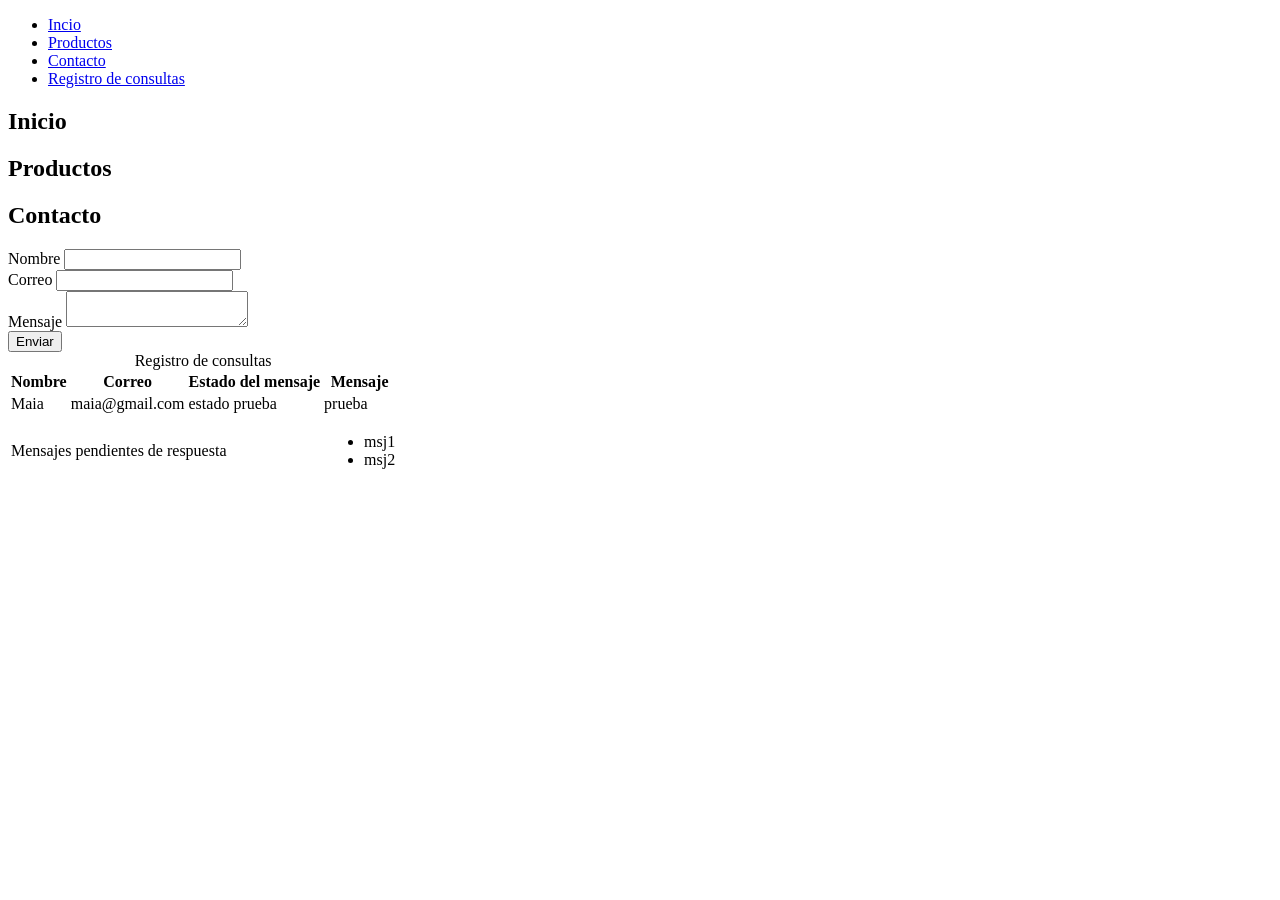
<file: Clase03/contacto.html>
<!-- Ejercicio práctico #1:

Crear un Formulario de Contacto

Dentro de la etiqueta <main>, creá un formulario usando Formspree para que pueda enviar
mensajes.

El formulario debe incluir:
● Un campo para Nombre (<input type="text">)
● Un campo para Correo electrónico (<input type="email">)
● Un campo para Mensaje (<textarea>)
● Usá la acción y método que Formspree indica para que el formulario funcione
correctamente.
● Documentá en tu README.md cómo configuraste Formspree y por qué es útil.
-->

<!-- Ejercicio práctico #2:

Crear una tabla de datos de contacto + inspección

Dentro del mismo <main>, agregá una tabla que muestre información ficticia de personas
que ya enviaron el formulario.
(Nombre, correo, mensaje corto, estado del mensaje).

Usá etiquetas <table>, <thead>, <tbody>, <tr>, <th>, <td>.
1. Aplicá una combinación de celdas con colspan o rowspan para representar algo más
complejo. Por ejemplo, una fila combinada que diga "Mensajes pendientes de
respuesta".
2. Luego, con las herramientas de inspección del navegador (F12 o clic derecho →
"Inspeccionar"), revisá:
● La estructura real del HTML.
● Qué pasa si cambiás estilos desde la consola.
● Cómo se ve el padding o el border de cada celda.
 -->

<!DOCTYPE html>
<html lang="es">

<head>
    <meta charset="utf-8">
    <meta name="viewport" content="width=device-width, initial-scale=1.0">
    <title>Clase 03</title>
</head>

<body>
    <header></header>
    <nav>
        <!-- Representa sección de navegación con enlaces a otras partes de la página o a diferentes páginas -->
        <ul>
            <li><a href="#inicio">Incio</a></li>
            <li><a href="#productos">Productos</a></li>
            <li><a href="#contacto">Contacto</a></li>
            <li><a href="#registroDeConsultas">Registro de consultas</a></li>
        </ul>
    </nav>
    <main>
        <section id="inicio">
            <h2>Inicio</h2>
        </section>
        <section id="productos">
            <h2>Productos</h2>
        </section>
        <section id="contacto">
            <h2>Contacto</h2>
            <form action="https://formspree.io/f/mreonjkr" method="post">
                <label for="nombre">Nombre</label>
                <input type="text" id="nombre" name="nombre">
                <br>
                <label for="correo">Correo</label>
                <input type="email" id="correo" name="correo">
                <br>
                <label for="mensaje">Mensaje</label>
                <textarea id="mensaje" name="mensaje"></textarea>
                <br>
                <button type="submit">Enviar</button>
            </form>
        </section>
        <section id="registroDeConsultas">
            <table>
                <caption>Registro de consultas</caption>
                <thead>
                    <tr>
                        <th>Nombre</th>
                        <th>Correo</th>
                        <th>Estado del mensaje</th>
                        <th>Mensaje</th>
                    </tr>
                <tbody>
                    <td>Maia</td>
                    <td>maia@gmail.com</td>
                    <td>estado prueba</td>
                    <td>prueba</td>
                    </tr>
                    <tr>
                        <td colspan="3">Mensajes pendientes de respuesta</td>
                        <td>
                            <ul>
                                <li>msj1</li>
                                <li>msj2</li>
                            </ul>
                        </td>
                    </tr>
                </tbody>
                </thead>
            </table>
        </section>
    </main>
</body>

</html>
</file>
<file: Clase04/css/styles.css>
header {
    background-color:white;
    padding: 5px;
}

footer {
    background-color: #E7E7E7;
    padding: 7px;
}

p {
    font-family: Montserrat;
}

ul {
    list-style: none;
}

a {
    text-decoration: none;
    color: #325795;
}

nav {
    font-family: Montserrat;
    font-weight: bold;
}

h2 {
    padding: 7px;
}

.logo__titulo {
    color: #325795;
    font-family: "Cinzel";
    margin-bottom: 0px;
}

.logo__slogan {
    margin-top: 0px;
}
</file>
<file: Clase05/css/styles.css>
body {
    background-image: url('../img/BuildLab_background.png');
    background-repeat: no-repeat;
    background-position: center center;
    background-size: cover;
    background-attachment: fixed;
}

.site-header__title {
    font-family: "Plus Jakarta Sans", sans-serif;
    font-size: 30px;
}

.site-main__description, 
.site-main__list,
.site-footer__copyright {
    font-family: "Poppins", sans-serif;
    font-size: 18px;
}

.site-main__subtitle {
    font-family: "Plus Jakarta Sans", sans-serif;
    font-size: 18px;
    font-weight: bold;
}
</file>
<file: Clase06/css/styles.css>
html {
    font-size: 20px;
    background-color: #f1f2fa;
}

.marca-logo {
    display: flex;
    justify-content: center;
    align-items: center;
    height: 60px;
}

.marca-logo__img {
    width: 40px;
    height: 40px;
}

.marca-logo__title {
    font-size: 1.6rem;
    font-family: "Cinzel", sans-serif;
    color: #166489;
    padding-left: 5px;
    padding-top: 5px;
    margin: 0px;
}

.navbar {
    display: flex;
    align-items: center;
    width: 100%;
    height: 1.8rem;
    margin-bottom: 10px;
    padding: 0px;
}

.navbar-list {
    list-style: none;
    font-family: "Montserrat", sans-serif;
    font-weight: bold;
    display: flex;
    margin: 0px;
    padding-left: 40px;
}

.navbar-list__link {
    text-decoration: none;
    color: #6E6E6E;
    padding-right: 30px;
    font-size: 0.7rem;
}

.home {
    display: flex;
    justify-content: center;
    padding: 0px 20px;
    height: 72vh;
    margin-bottom: 2rem;
}

.home-banner {
    margin: 0px;
    border-radius: 12px;
    width: 98%;
    height: 75vh;
}

.products-title {
    padding-left: 40px;
    font-family: "Montserrat", sans-serif;
    font-size: 1.2rem;
}

.products-container {
    display: flex;
    justify-content: center;
    align-items: center;
    flex-wrap: wrap;
    gap: 35px;
    margin-bottom: 40px;
}

.product {
    display: flex;
    flex-direction: column;
    align-items: center;
    width: 220px;
    height: 310px;
    box-shadow: 0px 2px 8px rgba(0,0,0,0.08);
}

.product-img {
    width: 100%;
    height: 100px;
    object-fit: contain;
    max-height: unset;
}

.product-info {
    display: flex;
    flex-direction: column;
    align-items: center;
    font-family: "Montserrat", sans-serif;
    color: #505050;
}

.product-top {
    font-size: 0.7rem;
}

.product-mid {
    display: flex;
    flex-direction: column;
    align-items: center;
}

.product-mid__description {
    height: 80px;
    text-align: center;
    margin: 0px;
    padding: 0px 10px;
    font-size: 0.65rem;
}

.product-mid__precio {
    padding: 5px 0px 5px 0px;
    font-weight: bold;
    font-size: 0.75rem;
}

.product-bot {
    padding: 3px;
}

.product-bot__button {
    background-color: #1898CC;
    font-family: "Roboto", sans-serif;
    color: white;
    width: 160px;
    border-radius: 10px;
    padding: 8px;
    display: flex;
    justify-content: center;
    gap: 5px;
    border: none;
}

.site-footer {
    padding-left: 40px;
    font-family: "Montserrat", sans-serif;
    font-size: 0.7rem;
}
</file>
<file: Clase07/css/styles.css>
* {
    margin: 0;
    padding: 0;
    box-sizing: border-box;
}

html {
    font-size: 20px;
    background-color: #f1f2fa;
}

.brand-logo {
    display: flex;
    justify-content: center;
    align-items: center;
    height: 60px;
}

.brand-logo__img {
    width: 40px;
    height: 40px;
}

.brand-logo__title {
    font-size: 1.6rem;
    font-family: "Cinzel", sans-serif;
    color: #166489;
    padding-left: 5px;
    padding-top: 5px;
    margin: 0px;
}

.navbar {
    display: flex;
    align-items: center;
    width: 100%;
    height: 1.8rem;
    margin-bottom: 10px;
    padding: 0px;
}

.navbar-list {
    list-style: none;
    font-family: "Montserrat", sans-serif;
    font-weight: bold;
    display: flex;
    margin: 0px;
    padding-left: 40px;
}

.navbar-list__link {
    text-decoration: none;
    color: #6E6E6E;
    padding-right: 30px;
    font-size: 0.7rem;
}

.home {
    display: flex;
    justify-content: center;
    padding: 0px 20px;
    height: 72vh;
    margin-bottom: 2rem;
}

.home-banner {
    margin: 0px;
    border-radius: 12px;
    width: 98%;
}

.reviews-title {
    padding-left: 40px;
    font-family: "Montserrat", sans-serif;
    font-size: 1.2rem;
}

.reviews-container {
    display: grid;
    grid-template-columns: repeat(3, 1fr);
    gap: 20px;
    padding: 20px 30px 0px 30px;
    margin-bottom: 2rem;
}

.review-card {
    display: flex;
    background-color: white;
    padding: 20px;
    border-radius: 12px;
    box-shadow: 0px 2px 8px rgba(0, 0, 0, 0.08);
    transition: transform 0.3s ease, box-shadow 0.3s ease;
}

.review-card:hover {
    transform: translateY(-6px);
    box-shadow: 0px 6px 14px rgba(0, 0, 0, 0.12);
}

.review-top {
    display: flex;
    justify-content: space-between;
}

.review-top i {
    color: rgba(28, 97, 129, 0.616);
    font-size: 20px;
}

.review-img {
    width: 100px;
    height: 100px;
    border-radius: 50%;
    object-fit: cover;
    padding: 3px;
    border: 2px solid transparent;
    background: linear-gradient(white, white) padding-box,
        linear-gradient(135deg, #166489, #5EC9F5) border-box;
    display: flex;
    align-items: center;
}

.review-info {
    display: flex;
    flex-direction: column;
    font-family: "Roboto", sans-serif;
    gap: 6px;
    padding: 3px 5px 3px 15px;
}

.review-info hr {
    width: 8%;
    border-top: 2px solid #5EC9F5;
}

.review-name {
    font-size: 0.78rem;
    color: #166489;
}

.review-stars {
    color: #166489;
    font-size: 0.5rem;
}

.review-txt {
    font-size: 0.6rem;
    color: #4d4b4b;
}

.contact {
    display: flex;
    flex-direction: column;
    align-items: center;
    margin-bottom: 2rem;
}

.contact-title {
    font-family: "Montserrat", sans-serif;
    font-size: 1.2rem;
    color: #166489;
    text-align: center;
}

.contact-txt {
    font-family: "Roboto", sans-serif;
    font-size: 0.68rem;
    color: #4d4b4b;
    text-align: center;
    padding: 10px 0px 20px;
}

.contact-form {
    background-color: white;
    border-radius: 12px;
    width: 60%;
    padding: 1.5rem 2rem;
    display: flex;
    flex-direction: column;
    align-items: center;
}

.contact-form__row {
    display: flex;
    flex-direction: row;
    gap: 20px;
    width: 100%;
}

.contact-form__group {
    display: flex;
    flex-direction: column;
    gap: 0.4rem;
    flex: 1;
    width: 100%
}

.contact-form__group label {
    color: #166489;
    font-family: "Roboto", sans-serif;
    font-size: 0.68rem;
    font-weight: bold;
}

.contact-form__field,
.contact-form__field-textarea {
    display: flex;
    align-items: center;
    gap: 0.7rem;
    border: 1px solid #c2c1c1;
    border-radius: 5px;
    padding: 10px;
}

.contact-form__field-textarea {
    align-items: flex-start;
    height: 5rem;
}

.contact-form__field i,
.contact-form__field-textarea i {
    color: #1898CC;
    font-size: 0.7rem;
}

.contact-form__field input,
.contact-form__field-textarea textarea {
    border: none;
    font-family: "Roboto", sans-serif;
    font-size: 0.68rem;
    color: #4d4b4b;
    width: 100%;
}

.contact-form__field-textarea textarea {
    height: 100%;
    border: none;
    resize: none;
}

.contact-form__field input:focus,
.contact-form__field-textarea textarea:focus {
    outline: none;
}

.contact-form__field:focus-within,
.contact-form__field-textarea:focus-within {
    border: 1px solid #1898CC;
}

.contact-form__button {
    background-color: #1898CC;
    font-size: 0.7rem;
    color: white;
    border-radius: 5px;
    padding: 0.5rem 1.5rem;
    display: flex;
    align-items: center;
    justify-content: center;
    gap: 10px;
    border: none;
    cursor: pointer;
    transition: transform 0.3s ease;
}

.contact-form__button:hover {
    transform: translateY(-5px);
}

.site-footer {
    padding-left: 40px;
    font-family: "Montserrat", sans-serif;
    font-size: 0.7rem;
    margin: 14px 0px;
}

@media (max-width: 768px) {

    .reviews-container {
        grid-template-columns: 1fr;
    }

    .contact-form {
        width: 80%;
    }

}
</file>
<file: Clase08/css/styles.css>
* {
    margin: 0;
    padding: 0;
    box-sizing: border-box;
}

html {
    font-size: 20px;
    background-color: #f1f2fa;
}

.brand-logo {
    display: flex;
    justify-content: center;
    align-items: center;
    height: 60px;
}

.brand-logo__img {
    width: 40px;
    height: 40px;
}

.brand-logo__title {
    font-size: 1.6rem;
    font-family: "Cinzel", sans-serif;
    color: #166489;
    padding-left: 5px;
    padding-top: 5px;
    margin: 0px;
}
</file>
<file: Clase14/css/styles.css>
html {
    font-size: 20px;
    background-color: #f1f2fa;
}

.contenedor-productos {
    display: flex;
    justify-content: center;
    align-items: center;
    flex-wrap: wrap;
    gap: 25px;
    margin-bottom: 40px;
}

.card {
    padding-top: 1rem;
    display: flex;
    flex-direction: column;
    align-items: center;
    width: 220px;
    height: 310px;
    box-shadow: 0px 2px 8px rgba(0,0,0,0.08);
}

.product-img {
    width: 100%;
    height: 100px;
    object-fit: contain;
    max-height: unset;
}

.product-top {
    font-size: 0.7rem;
    text-align: center;
    padding-left: 5px;
    padding-right: 5px;
}
</file>
